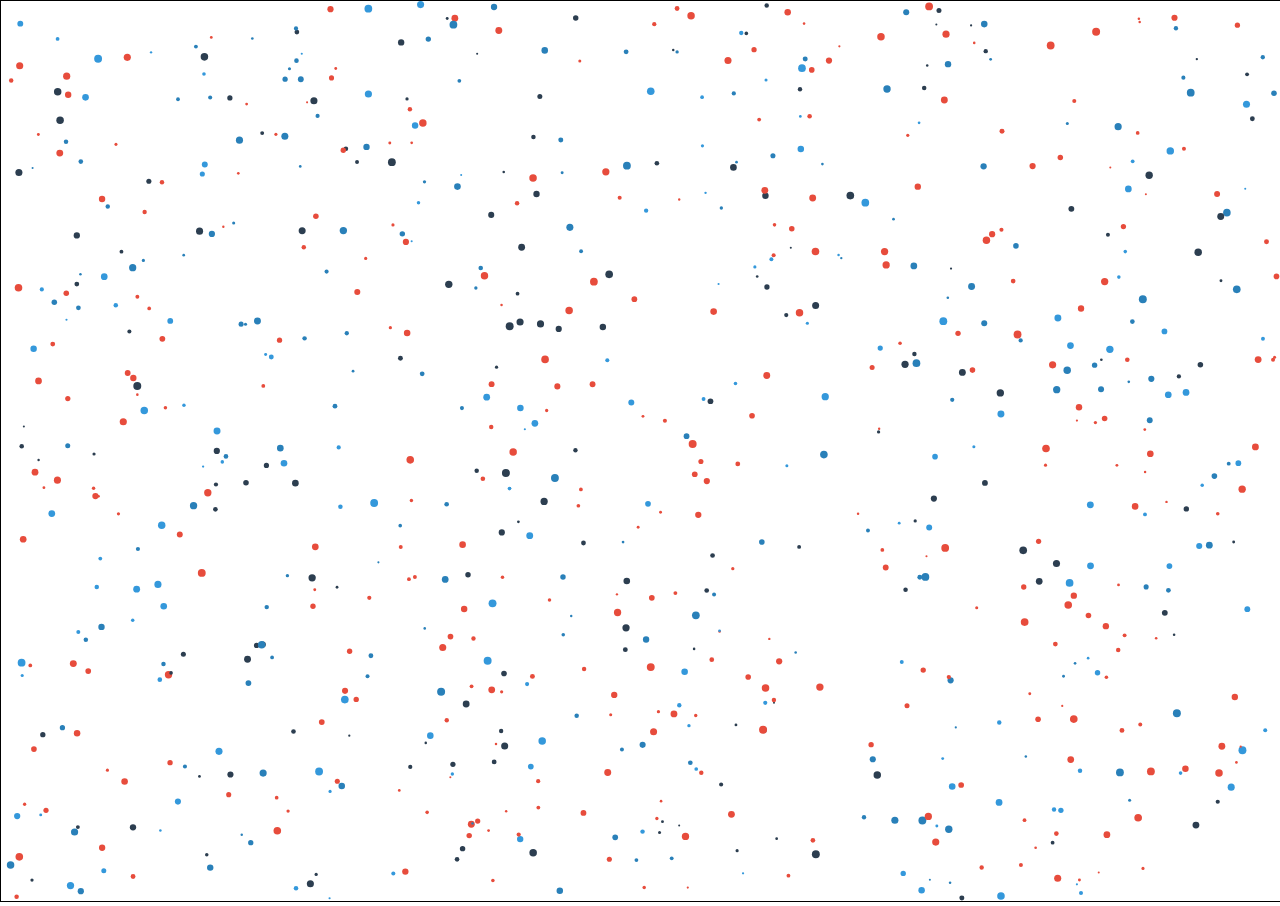
<file: bubble/index.html>
<!DOCTYPE html>
<html>
    <head>

        <meta charset = "utf-8"/>
        <title>Title</title>
        <style src = "text/css">
        body{
            margin:0px;
        }
        canvas{
            border:1px solid black;
        }</style>

    </head>
    <body>
        <canvas></canvas>
	<script src = "canvas.js"></script>

    </body>
</html>
</file>
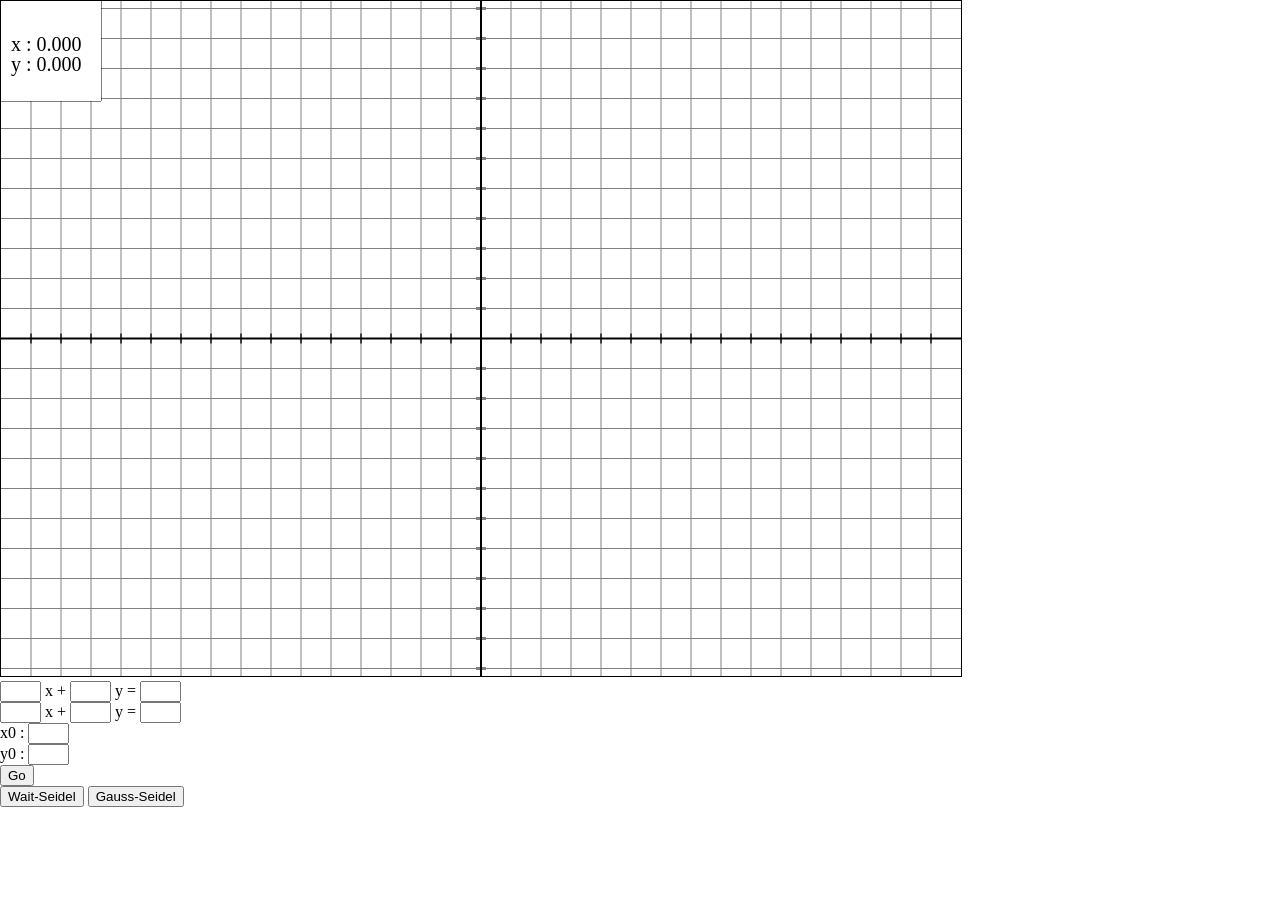
<file: gauss-seidel/index.html>
<!DOCTYPE html>
<html lang="en">
<head>
    <meta charset="UTF-8">
    <title>Gauss-Seidel</title>
    <body>
        <style src = "text/css">
        body{
            margin : 0px;
        }

        canvas{
            border : 1px solid black;
        }

        </style>
    </body>
</head>
<body>
    <canvas></canvas><br>
    <input type = "text" id = "a1" size="3"> x + <input type = "text" id = "b1" size="3"> y = <input type = "text" id = "c1" size="3"><br>
    <input type = "text" id = "a2" size="3"> x + <input type = "text" id = "b2" size="3"> y = <input type = "text" id = "c2" size="3"><br>
    x0 : <input type = "text" id = "x0" size="3"> <br> y0 : <input type = "text" id = "y0" size="3"><br>
    <button type = "button" id = "Go" onclick="plot()">Go</button><br>
    <button type = "button" id = "Wait-Seidel" onclick="wait_seidel()">Wait-Seidel</button> <button type = "button" id = "Gauss-Seidel" onclick="gauss_seidel()">Gauss-Seidel</button>
    <script src = "line.js"></script>
</body>
</html>
</file>
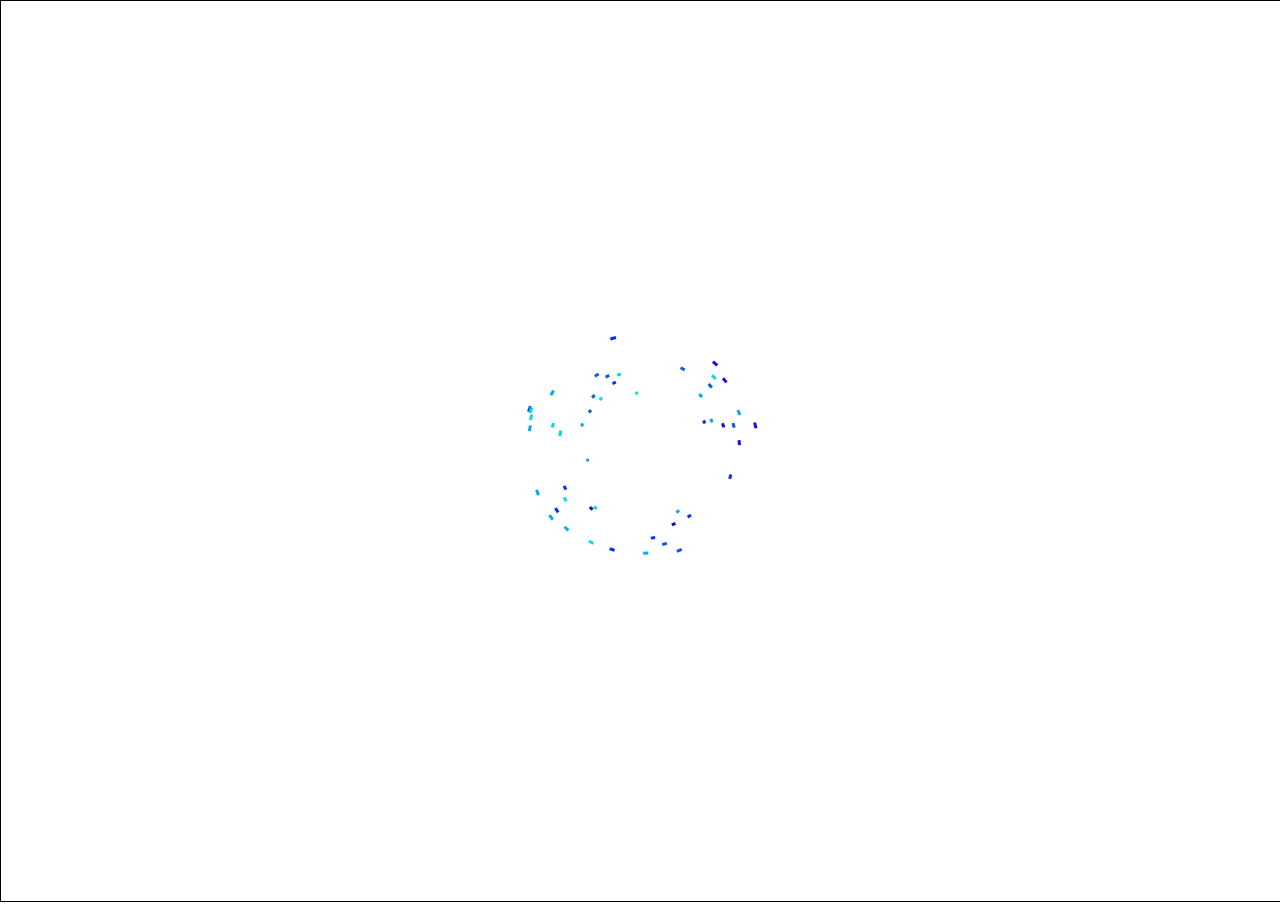
<file: spiral/index.html>
<!DOCTYPE html>
<html>
    <head>
        <meta charset = "utf-8"/>
        <title>Title</title>
        <style src = "text/css">
            body{
                margin : 0px;
            }
            
            canvas{
                border : 1px solid black;
            }
        </style>

    </head>
    <body>
        <canvas></canvas>
        <script src = "loop-canvas.js"></script>
    </body>
</html>
</file>
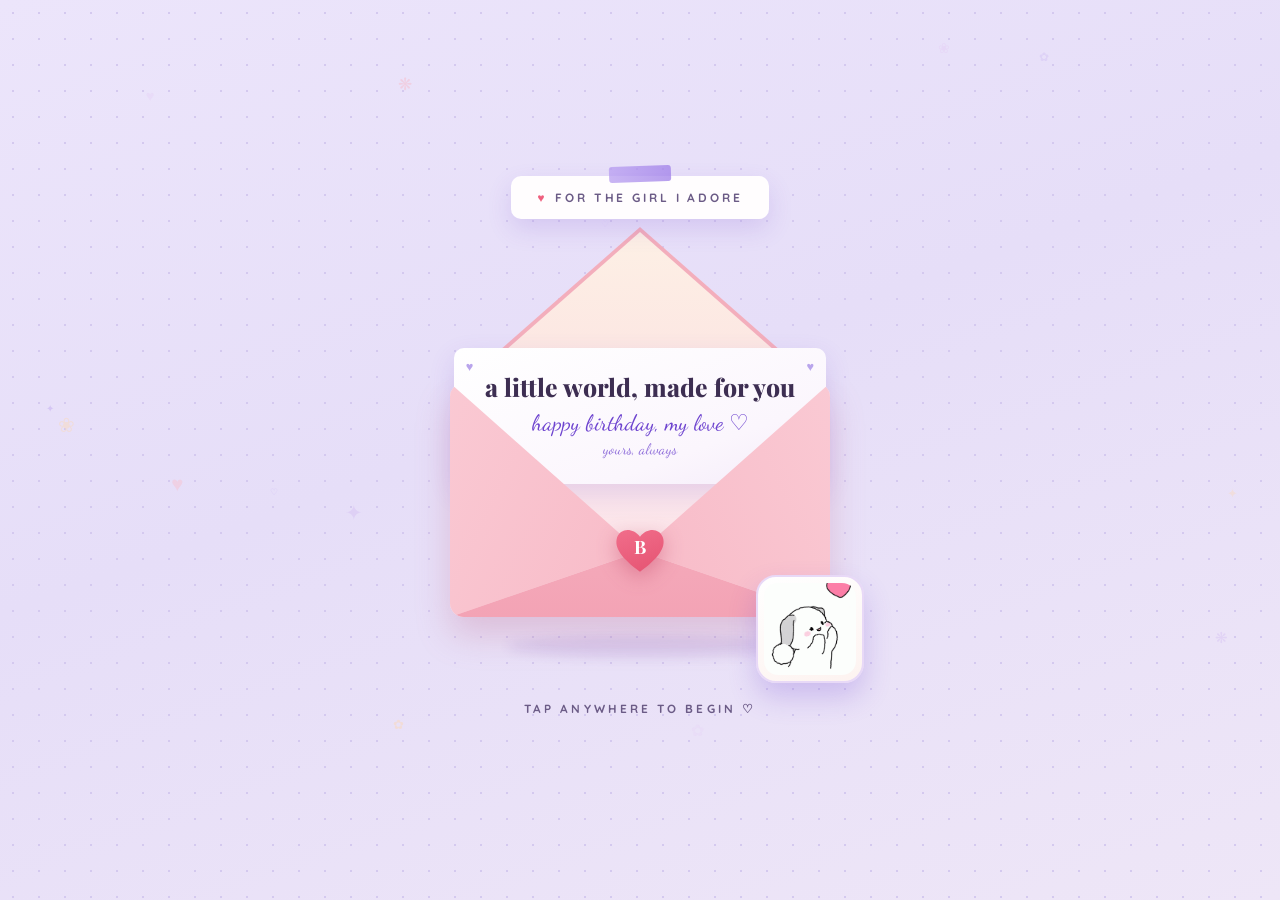
<file: and/a-sweet-letter/index.html>
<!DOCTYPE html>
<html lang="en">
<head>
  <meta charset="UTF-8" />
  <meta name="viewport" content="width=device-width, initial-scale=1.0" />
  <title>for bidisha ♡</title>
  <link rel="icon" href="data:image/svg+xml,<svg xmlns='http://www.w3.org/2000/svg' viewBox='0 0 100 100'><text y='0.9em' font-size='90'>💌</text></svg>" />
  <link rel="preconnect" href="https://fonts.googleapis.com" />
  <link rel="preconnect" href="https://fonts.gstatic.com" crossorigin />
  <link href="https://fonts.googleapis.com/css2?family=Playfair+Display:wght@600;700;800&family=Quicksand:wght@400;500;600;700&family=Dancing+Script:wght@500;600&display=swap" rel="stylesheet" />
  <link rel="stylesheet" href="style.css" />
</head>
<body>

  <div id="ambient" aria-hidden="true"></div>

  <!-- ═══════════════ SCREEN 1 · envelope ═══════════════ -->
  <section class="screen active" id="screen-1">
    <div class="screen-inner s1-inner">

      <div class="hang-tag pop-in">
        <span class="tape"></span>
        <span class="heart-dot">♥</span> FOR THE GIRL I ADORE
      </div>

      <div class="envelope-wrap rise-in">
        <div class="envelope">
          <div class="env-flap"></div>
          <div class="env-letter slide-up">
            <span class="corner-heart left">♥</span>
            <span class="corner-heart right">♥</span>
            <h1 class="serif">a little world, made for you</h1>
            <p class="script">happy birthday, my love ♡</p>
            <p class="script small">yours, always</p>
          </div>
          <div class="env-inside"></div>
          <div class="env-pocket">
            <div class="pocket-left"></div>
            <div class="pocket-right"></div>
            <div class="pocket-bottom"></div>
          </div>
          <div class="heart-seal beat"><span>B</span></div>
        </div>
        <div class="env-shadow"></div>
        <div class="gif-sticker float-soft">
          <img src="assets/page1-gif.gif" alt="a bunny blowing you a heart" />
        </div>
      </div>

      <p class="tap-hint pulse">TAP ANYWHERE TO BEGIN ♡</p>
    </div>
  </section>

  <!-- ═══════════════ SCREEN 2 · greeting + song ═══════════════ -->
  <section class="screen" id="screen-2">
    <div class="screen-inner">
      <div class="big-card rise-in">
        <span class="pin-flower pin-left">✿</span>
        <span class="pin-flower pin-right"><svg viewBox="0 0 100 100" aria-hidden="true">
          <g fill="#fffdf6" stroke="#efdfc9" stroke-width="1.5">
            <ellipse cx="50" cy="25" rx="9" ry="19"/>
            <ellipse cx="50" cy="25" rx="9" ry="19" transform="rotate(45 50 50)"/>
            <ellipse cx="50" cy="25" rx="9" ry="19" transform="rotate(90 50 50)"/>
            <ellipse cx="50" cy="25" rx="9" ry="19" transform="rotate(135 50 50)"/>
            <ellipse cx="50" cy="25" rx="9" ry="19" transform="rotate(180 50 50)"/>
            <ellipse cx="50" cy="25" rx="9" ry="19" transform="rotate(225 50 50)"/>
            <ellipse cx="50" cy="25" rx="9" ry="19" transform="rotate(270 50 50)"/>
            <ellipse cx="50" cy="25" rx="9" ry="19" transform="rotate(315 50 50)"/>
          </g>
          <circle cx="50" cy="50" r="11" fill="#f6c95c"/>
        </svg></span>

        <div class="circle-frame sway pop-in">
          <img src="assets/page2-img1.jpeg" alt="hello kitty holding a lily" />
        </div>

        <div class="badge pop-in d1"><span class="heart-dot">♥</span> IT'S YOUR BIRTHDAY, BABYGIRL</div>
        <h1 class="serif page-title pop-in d2">Happy Birthday, Bidisha</h1>
        <p class="script lead pop-in d3">another year of you ♡</p>
        <p class="body-copy pop-in d4">
          I built this tiny corner of the internet to tell you that
          my ordinary days stopped being ordinary the moment you
          walked into them. Stay a while, birthday girl.
        </p>

        <div class="player pop-in d5">
          <img class="player-thumb" src="assets/page2-gif1.gif" alt="two cats hugging" />
          <div class="player-mid">
            <p class="player-title serif">Our Song</p>
            <p class="player-sub">A BIRTHDAY TRACK, JUST FOR YOU</p>
            <div class="player-bar" id="player-bar"><div class="player-fill" id="player-fill"></div></div>
            <div class="player-times"><span id="time-now">0:00</span><span id="time-total">0:00</span></div>
          </div>
          <button class="play-btn" id="play-btn" aria-label="play our song">
            <svg viewBox="0 0 24 24" class="icon-play"><path d="M8 5.5v13l11-6.5z"/></svg>
            <svg viewBox="0 0 24 24" class="icon-pause"><path d="M7 5h3.5v14H7zM13.5 5H17v14h-3.5z"/></svg>
          </button>
          <audio id="song" src="assets/song.mp3" preload="metadata"></audio>
        </div>

        <div class="sticker-row">
          <div class="sticker pop-in d6"><img src="assets/page2-gif1.gif" alt="cats cuddling" /></div>
          <div class="sticker pop-in d7"><img src="assets/page2-gif2.gif" alt="cats hugging" /></div>
          <div class="sticker pop-in d8"><img src="assets/page2-img2.jpeg" alt="a crate of pink flowers" /></div>
        </div>

        <button class="cta pop-in d8" data-goto="3">SEE OUR LITTLE ALBUM →</button>
      </div>
    </div>
  </section>

  <!-- ═══════════════ SCREEN 3 · album carousel ═══════════════ -->
  <section class="screen" id="screen-3">
    <div class="screen-inner">
      <div class="badge pop-in"><span class="heart-dot">♥</span> A LITTLE ALBUM</div>
      <h1 class="serif page-title pop-in d1">little pictures, big feelings</h1>
      <p class="sub pop-in d2">every one of these made me think of you ♡</p>

      <div class="carousel rise-in d2">
        <button class="arrow arrow-left" id="prev-btn" aria-label="previous photo">←</button>

        <div class="polaroid">
          <span class="washi"></span>
          <span class="deco-flower">✿</span>
          <span class="deco-tulip"><svg viewBox="22 6 56 88" aria-hidden="true">
            <path d="M50 52 C50 70 50 80 50 90" stroke="#8fbf7f" stroke-width="4" fill="none" stroke-linecap="round"/>
            <path d="M50 72 C40 68 32 60 30 52 C42 54 48 62 50 72Z" fill="#a5cc90"/>
            <path d="M50 78 C60 74 68 68 70 60 C58 62 52 70 50 78Z" fill="#93c284"/>
            <path d="M32 30 C32 18 44 12 50 20 C56 12 68 18 68 30 C68 44 58 52 50 54 C42 52 32 44 32 30Z" fill="#b89ae8"/>
            <path d="M42 22 C46 16 54 16 58 22 C56 34 52 44 50 50 C48 44 44 34 42 22Z" fill="#cbb4f0"/>
          </svg></span>
          <div class="polaroid-img" id="slide-img-box">
            <img id="slide-img" src="assets/page3-img1.jpeg" alt="hello kitty holding a pink lily" />
          </div>
          <p class="slide-count" id="slide-count">01 / 03</p>
          <p class="script slide-caption" id="slide-caption">a lily for the prettiest girl I know. happy birthday, my love.</p>
        </div>

        <button class="arrow arrow-right" id="next-btn" aria-label="next photo">→</button>
      </div>

      <div class="thumb-strip pop-in d4" id="thumb-strip">
        <button class="thumb active" data-slide="0"><img src="assets/page3-img1.jpeg" alt="" /></button>
        <button class="thumb" data-slide="1"><img src="assets/page3-gif2.gif" alt="" /></button>
        <button class="thumb" data-slide="2"><img src="assets/page3-img3.jpeg" alt="" /></button>
      </div>

      <button class="cta pop-in d5" data-goto="4">WHY I ADORE YOU →</button>
    </div>
  </section>

  <!-- ═══════════════ SCREEN 4 · bouquet of reasons ═══════════════ -->
  <section class="screen" id="screen-4">
    <div class="screen-inner">
      <div class="badge pop-in"><span class="heart-dot">♥</span> A LITTLE BOUQUET</div>
      <h1 class="serif page-title pop-in d1">a bloom for every reason I adore you</h1>
      <p class="script lead pop-in d2">picked just for you ♡</p>

      <div class="bouquet rise-in d2">
        <div class="bloom-grid">

          <div class="bloom pop-in d3">
            <svg viewBox="0 0 100 100" class="flower spin-slow" aria-hidden="true">
              <g class="camellia">
                <g fill="#f2a0b5">
                  <ellipse cx="50" cy="26" rx="13" ry="19"/>
                  <ellipse cx="50" cy="26" rx="13" ry="19" transform="rotate(45 50 50)"/>
                  <ellipse cx="50" cy="26" rx="13" ry="19" transform="rotate(90 50 50)"/>
                  <ellipse cx="50" cy="26" rx="13" ry="19" transform="rotate(135 50 50)"/>
                  <ellipse cx="50" cy="26" rx="13" ry="19" transform="rotate(180 50 50)"/>
                  <ellipse cx="50" cy="26" rx="13" ry="19" transform="rotate(225 50 50)"/>
                  <ellipse cx="50" cy="26" rx="13" ry="19" transform="rotate(270 50 50)"/>
                  <ellipse cx="50" cy="26" rx="13" ry="19" transform="rotate(315 50 50)"/>
                </g>
                <g fill="#f7bcCB" opacity="0.95">
                  <ellipse cx="50" cy="35" rx="10" ry="14" transform="rotate(22 50 50)"/>
                  <ellipse cx="50" cy="35" rx="10" ry="14" transform="rotate(67 50 50)"/>
                  <ellipse cx="50" cy="35" rx="10" ry="14" transform="rotate(112 50 50)"/>
                  <ellipse cx="50" cy="35" rx="10" ry="14" transform="rotate(157 50 50)"/>
                  <ellipse cx="50" cy="35" rx="10" ry="14" transform="rotate(202 50 50)"/>
                  <ellipse cx="50" cy="35" rx="10" ry="14" transform="rotate(247 50 50)"/>
                  <ellipse cx="50" cy="35" rx="10" ry="14" transform="rotate(292 50 50)"/>
                  <ellipse cx="50" cy="35" rx="10" ry="14" transform="rotate(337 50 50)"/>
                </g>
                <circle cx="50" cy="50" r="9" fill="#e87d9c"/>
              </g>
            </svg>
            <p>you feel like home</p>
          </div>

          <div class="bloom pop-in d4">
            <svg viewBox="0 0 100 100" class="flower spin-slow" aria-hidden="true">
              <g fill="#f9c3d0">
                <path d="M50 50 C38 38 36 22 50 14 C64 22 62 38 50 50Z"/>
                <path d="M50 50 C38 38 36 22 50 14 C64 22 62 38 50 50Z" transform="rotate(72 50 50)"/>
                <path d="M50 50 C38 38 36 22 50 14 C64 22 62 38 50 50Z" transform="rotate(144 50 50)"/>
                <path d="M50 50 C38 38 36 22 50 14 C64 22 62 38 50 50Z" transform="rotate(216 50 50)"/>
                <path d="M50 50 C38 38 36 22 50 14 C64 22 62 38 50 50Z" transform="rotate(288 50 50)"/>
              </g>
              <circle cx="50" cy="50" r="6" fill="#f6de8d"/>
              <g fill="#f2a93b">
                <circle cx="50" cy="38" r="1.8"/><circle cx="61" cy="46" r="1.8"/>
                <circle cx="57" cy="59" r="1.8"/><circle cx="43" cy="59" r="1.8"/>
                <circle cx="39" cy="46" r="1.8"/>
              </g>
            </svg>
            <p>your laugh is my favourite sound</p>
          </div>

          <div class="bloom pop-in d5">
            <svg viewBox="0 0 100 100" class="flower sway-svg" aria-hidden="true">
              <path d="M50 52 C50 70 50 80 50 90" stroke="#8fbf7f" stroke-width="4" fill="none" stroke-linecap="round"/>
              <path d="M50 72 C40 68 32 60 30 52 C42 54 48 62 50 72Z" fill="#a5cc90"/>
              <path d="M50 78 C60 74 68 68 70 60 C58 62 52 70 50 78Z" fill="#93c284"/>
              <path d="M32 30 C32 18 44 12 50 20 C56 12 68 18 68 30 C68 44 58 52 50 54 C42 52 32 44 32 30Z" fill="#b89ae8"/>
              <path d="M42 22 C46 16 54 16 58 22 C56 34 52 44 50 50 C48 44 44 34 42 22Z" fill="#cbb4f0"/>
            </svg>
            <p>you make ordinary days magic</p>
          </div>

          <div class="bloom pop-in d6">
            <svg viewBox="0 0 100 100" class="flower spin-slow" aria-hidden="true">
              <g fill="#c9bcf2">
                <ellipse cx="50" cy="28" rx="11" ry="17"/>
                <ellipse cx="50" cy="28" rx="11" ry="17" transform="rotate(45 50 50)"/>
                <ellipse cx="50" cy="28" rx="11" ry="17" transform="rotate(90 50 50)"/>
                <ellipse cx="50" cy="28" rx="11" ry="17" transform="rotate(135 50 50)"/>
                <ellipse cx="50" cy="28" rx="11" ry="17" transform="rotate(180 50 50)"/>
                <ellipse cx="50" cy="28" rx="11" ry="17" transform="rotate(225 50 50)"/>
                <ellipse cx="50" cy="28" rx="11" ry="17" transform="rotate(270 50 50)"/>
                <ellipse cx="50" cy="28" rx="11" ry="17" transform="rotate(315 50 50)"/>
              </g>
              <circle cx="50" cy="50" r="10" fill="#6d5aa8"/>
              <circle cx="47" cy="47" r="2.4" fill="#9d8ccc"/>
            </svg>
            <p>you're my calm and my spark</p>
          </div>

          <div class="bloom pop-in d7">
            <svg viewBox="0 0 100 100" class="flower spin-slow" aria-hidden="true">
              <g fill="#f5c39a">
                <ellipse cx="50" cy="30" rx="14" ry="18"/>
                <ellipse cx="50" cy="30" rx="14" ry="18" transform="rotate(60 50 50)"/>
                <ellipse cx="50" cy="30" rx="14" ry="18" transform="rotate(120 50 50)"/>
                <ellipse cx="50" cy="30" rx="14" ry="18" transform="rotate(180 50 50)"/>
                <ellipse cx="50" cy="30" rx="14" ry="18" transform="rotate(240 50 50)"/>
                <ellipse cx="50" cy="30" rx="14" ry="18" transform="rotate(300 50 50)"/>
              </g>
              <circle cx="50" cy="50" r="16" fill="#f0b183"/>
              <path d="M50 38 C58 40 62 48 58 55 C54 61 44 61 41 54 C38 48 42 42 48 43 C53 44 55 49 52 52"
                    fill="none" stroke="#dd9663" stroke-width="3" stroke-linecap="round"/>
            </svg>
            <p>you make me want to be better</p>
          </div>

          <div class="bloom pop-in d8">
            <svg viewBox="0 0 100 100" class="flower spin-slow" aria-hidden="true">
              <g fill="#fdf3f6" stroke="#f3d9e2" stroke-width="1">
                <ellipse cx="50" cy="27" rx="7" ry="17"/>
                <ellipse cx="50" cy="27" rx="7" ry="17" transform="rotate(30 50 50)"/>
                <ellipse cx="50" cy="27" rx="7" ry="17" transform="rotate(60 50 50)"/>
                <ellipse cx="50" cy="27" rx="7" ry="17" transform="rotate(90 50 50)"/>
                <ellipse cx="50" cy="27" rx="7" ry="17" transform="rotate(120 50 50)"/>
                <ellipse cx="50" cy="27" rx="7" ry="17" transform="rotate(150 50 50)"/>
                <ellipse cx="50" cy="27" rx="7" ry="17" transform="rotate(180 50 50)"/>
                <ellipse cx="50" cy="27" rx="7" ry="17" transform="rotate(210 50 50)"/>
                <ellipse cx="50" cy="27" rx="7" ry="17" transform="rotate(240 50 50)"/>
                <ellipse cx="50" cy="27" rx="7" ry="17" transform="rotate(270 50 50)"/>
                <ellipse cx="50" cy="27" rx="7" ry="17" transform="rotate(300 50 50)"/>
                <ellipse cx="50" cy="27" rx="7" ry="17" transform="rotate(330 50 50)"/>
              </g>
              <circle cx="50" cy="50" r="10" fill="#f6ce6b"/>
              <circle cx="46" cy="46" r="2" fill="#fbe3a4"/>
            </svg>
            <p>it's you. it's always you.</p>
          </div>

        </div>
        <div class="scallop"></div>
      </div>

      <button class="cta pop-in d5" data-goto="5">READ MY LETTER →</button>
    </div>
  </section>

  <!-- ═══════════════ SCREEN 5 · the letter ═══════════════ -->
  <section class="screen" id="screen-5">
    <div class="screen-inner">
      <div class="letter-card rise-in">
        <span class="pin-flower pin-left">✿</span>
        <span class="pin-flower pin-right"><svg viewBox="0 0 100 100" aria-hidden="true">
          <g fill="#fffdf6" stroke="#efdfc9" stroke-width="1.5">
            <ellipse cx="50" cy="25" rx="9" ry="19"/>
            <ellipse cx="50" cy="25" rx="9" ry="19" transform="rotate(45 50 50)"/>
            <ellipse cx="50" cy="25" rx="9" ry="19" transform="rotate(90 50 50)"/>
            <ellipse cx="50" cy="25" rx="9" ry="19" transform="rotate(135 50 50)"/>
            <ellipse cx="50" cy="25" rx="9" ry="19" transform="rotate(180 50 50)"/>
            <ellipse cx="50" cy="25" rx="9" ry="19" transform="rotate(225 50 50)"/>
            <ellipse cx="50" cy="25" rx="9" ry="19" transform="rotate(270 50 50)"/>
            <ellipse cx="50" cy="25" rx="9" ry="19" transform="rotate(315 50 50)"/>
          </g>
          <circle cx="50" cy="50" r="11" fill="#f6c95c"/>
        </svg></span>

        <div class="circle-frame small sway pop-in">
          <img src="assets/page5-gif.gif" alt="a bunny blowing you a heart" />
        </div>

        <p class="letter-label pop-in d1">♡ A BIRTHDAY LETTER, JUST FOR YOU ♡</p>
        <h1 class="script letter-salute pop-in d2">My darling Bidisha,</h1>

        <div class="divider pop-in d2"><span>❀</span><span class="dash"></span><span>❀</span></div>

        <p class="letter-copy pop-in d3">
          we've been talking for a while now, and honestly, I can't point
          to the moment I fell for you. it just happened somewhere along
          the way, and by the time I noticed, it was already done.
        </p>

        <div class="sticker-row snug">
          <div class="sticker pop-in d4"><img src="assets/page5-img3.jpeg" alt="a basket of flowers" /></div>
          <div class="sticker pop-in d5"><img src="assets/page5-img2.jpeg" alt="to my favourite girl — I love you the mostest" /></div>
          <div class="sticker pop-in d6"><img src="assets/page5-img1.jpeg" alt="I love you so much" /></div>
        </div>

        <p class="letter-copy pop-in d6">
          you're the first thing on my mind when I wake up, and talking
          to you is the part of the day I look forward to most. you make
          everything a little lighter, a little better, and you make me
          happier than I know how to put into words.
        </p>
        <p class="letter-copy pop-in d7">
          I'm really grateful you walked into my life. today is yours,
          so here's to you, to many more birthdays, and to us still
          being here for every one of them. happy birthday, Bidisha.
        </p>

        <div class="divider pink pop-in d7"><span>❤</span><span class="dash"></span></div>

        <p class="script sign-off pop-in d8">yours, always,</p>
        <p class="sign-name pop-in d8">— AKASH</p>

        <span class="deco-tulip corner"><svg viewBox="22 6 56 88" aria-hidden="true">
          <path d="M50 52 C50 70 50 80 50 90" stroke="#8fbf7f" stroke-width="4" fill="none" stroke-linecap="round"/>
          <path d="M50 72 C40 68 32 60 30 52 C42 54 48 62 50 72Z" fill="#a5cc90"/>
          <path d="M50 78 C60 74 68 68 70 60 C58 62 52 70 50 78Z" fill="#93c284"/>
          <path d="M32 30 C32 18 44 12 50 20 C56 12 68 18 68 30 C68 44 58 52 50 54 C42 52 32 44 32 30Z" fill="#b89ae8"/>
          <path d="M42 22 C46 16 54 16 58 22 C56 34 52 44 50 50 C48 44 44 34 42 22Z" fill="#cbb4f0"/>
        </svg></span>
      </div>

      <p class="footer-note pop-in d8">WITH ALL MY LOVE · AKASH</p>
      <button class="cta ghost pop-in d8" data-goto="1">↻ READ IT AGAIN</button>
    </div>
  </section>

  <script src="script.js"></script>
</body>
</html>
</file>
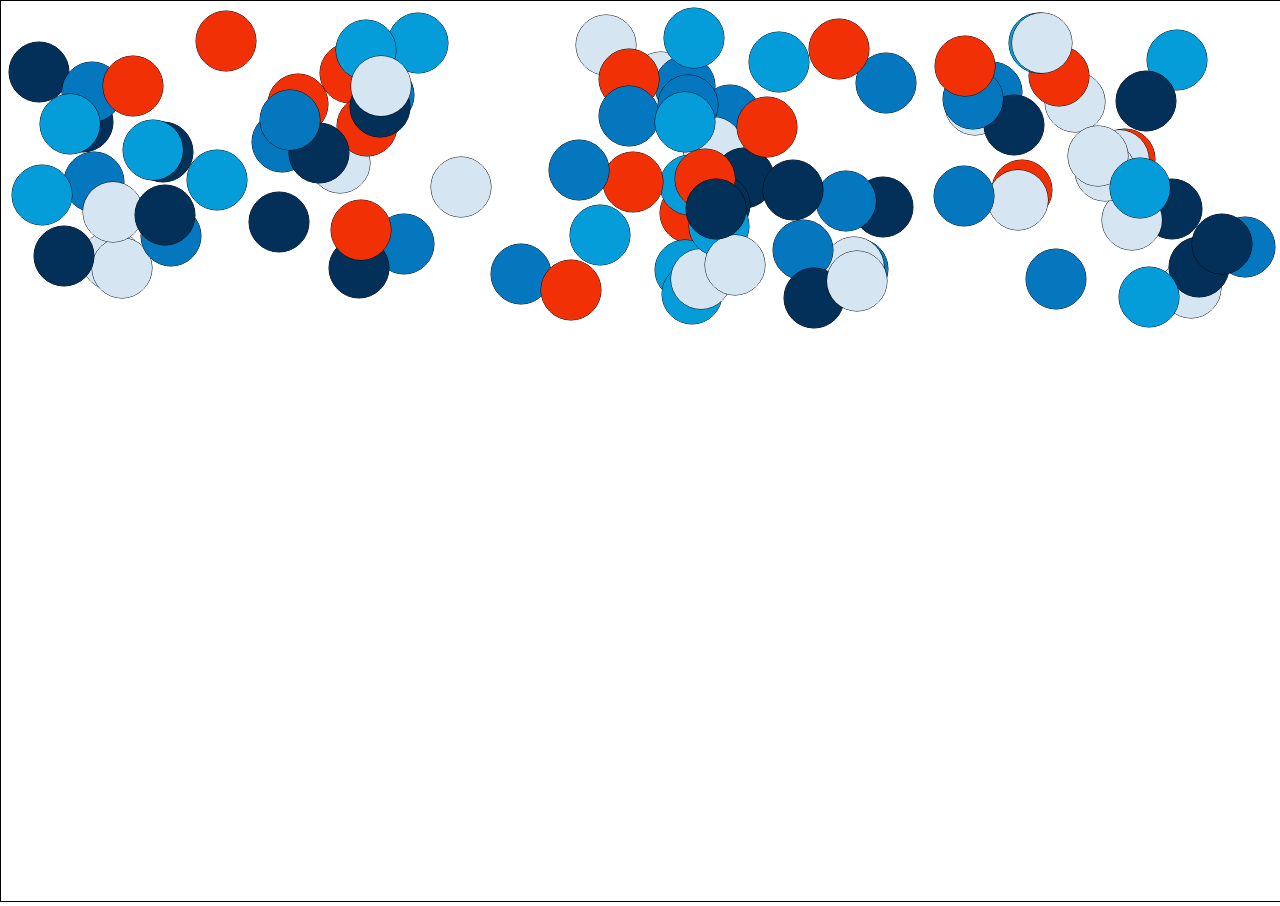
<file: bounce/bounce.html>
<!DOCTYPE html>
<html>
    <head>

        <meta charset = "utf-8"/>
        <title>Title</title>
        <style src = "text/css">
        body{
            margin:0px;
        }
        canvas{
            border:1px solid black;
        }</style>

    </head>
    <body>
        <canvas></canvas>
        <script src = "bounce-canvas.js"></script>
    </body>
</html>
</file>
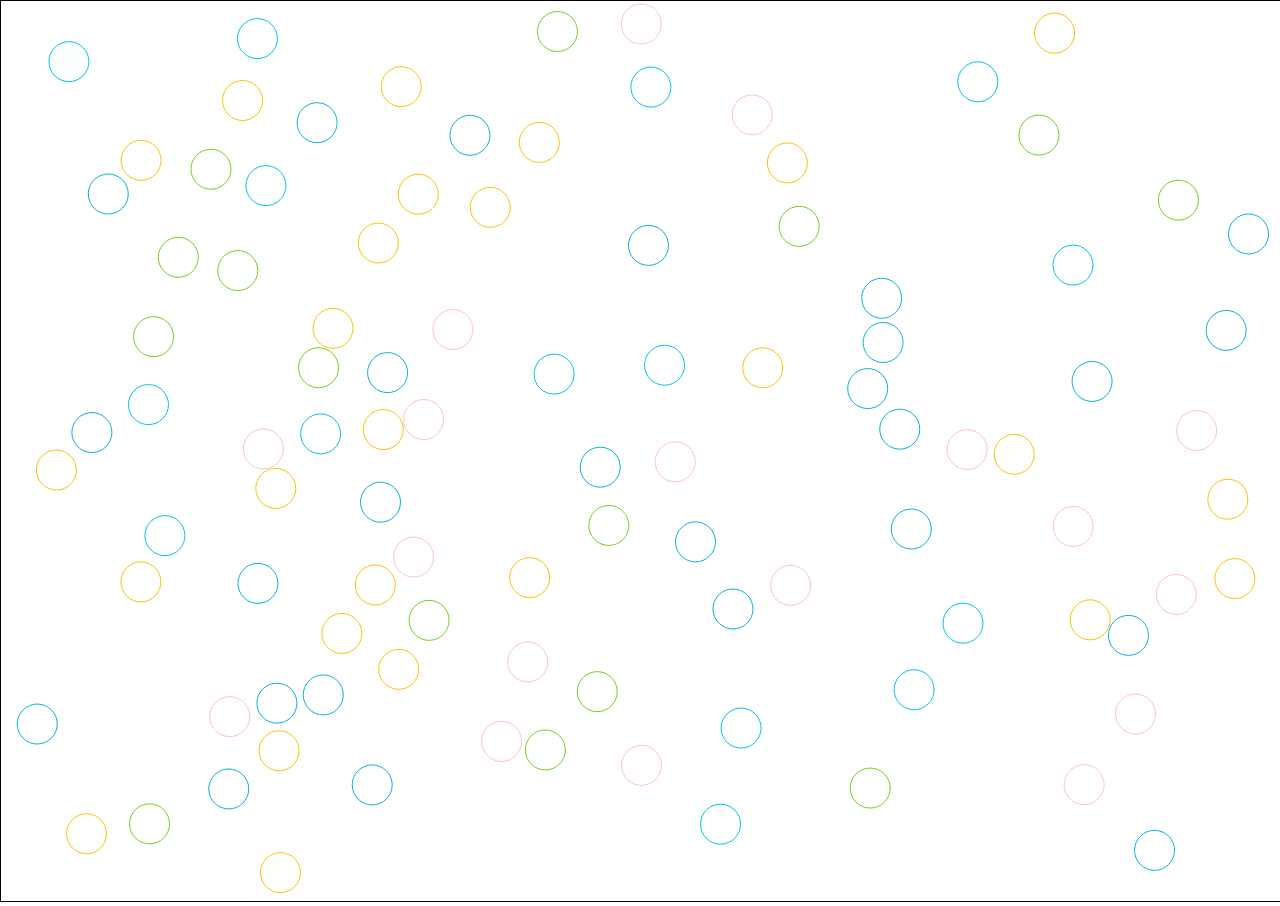
<file: collision/collision.html>
<!DOCTYPE html>
<html>
    <head>
        <meta charset = "utf-8"/>
        <title>Title</title>
        <style src = "text/css">
            body{
                margin : 0px;
            }
            
            canvas{
                border : 1px solid black;
            }
        </style>

    </head>
    <body>
        <canvas></canvas>
        <script src = "collision-canvas.js"></script>
    </body>
</html>
</file>
<file: and/a-sweet-letter/style.css>
/* ══════════════════ design tokens ══════════════════ */
:root {
  --bg: #e9e3f9;
  --bg-dot: #d4c9ef;
  --card: #fffdfe;
  --pink: #f9bccb;
  --pink-deep: #f38ba5;
  --pink-heart: #ef5f7e;
  --purple: #8b5cf6;
  --purple-deep: #6d43cf;
  --purple-soft: #b9a5ec;
  --ink: #3d2e52;
  --ink-soft: #6b5b86;
  --shadow: 0 18px 40px rgba(109, 67, 207, 0.16);
  --serif: "Playfair Display", Georgia, serif;
  --script: "Dancing Script", cursive;
  --sans: "Quicksand", "Segoe UI", sans-serif;
}

* { margin: 0; padding: 0; box-sizing: border-box; }

html, body { height: 100%; }

body {
  font-family: var(--sans);
  color: var(--ink);
  background:
    radial-gradient(var(--bg-dot) 1.1px, transparent 1.1px) 0 0 / 26px 26px,
    linear-gradient(160deg, #ece5fb 0%, #e6def8 45%, #eee6f7 100%);
  overflow: hidden;
}

/* ══════════════════ ambient floaters ══════════════════ */
#ambient { position: fixed; inset: 0; pointer-events: none; z-index: 0; }
#ambient span {
  position: absolute;
  animation: drift 9s ease-in-out infinite alternate;
  user-select: none;
}
@keyframes drift {
  from { transform: translateY(-10px) rotate(-8deg); }
  to   { transform: translateY(12px) rotate(10deg); }
}

/* ══════════════════ screens & transitions ══════════════════ */
.screen {
  position: fixed;
  inset: 0;
  overflow-y: auto;
  overflow-x: hidden;
  opacity: 0;
  visibility: hidden;
  transform: translateY(26px);
  transition: opacity 0.55s ease, transform 0.55s ease, visibility 0s linear 0.55s;
  z-index: 1;
}
.screen.active {
  opacity: 1;
  visibility: visible;
  transform: translateY(0);
  transition: opacity 0.6s ease 0.15s, transform 0.6s ease 0.15s, visibility 0s;
  z-index: 2;
}

.screen-inner {
  min-height: 100%;
  display: flex;
  flex-direction: column;
  align-items: center;
  justify-content: center;
  padding: 48px 18px 56px;
  text-align: center;
}

/* entry animations — replay every time a screen becomes .active */
.pop-in, .rise-in { opacity: 0; }
.screen.active .pop-in { animation: popIn 0.6s cubic-bezier(0.34, 1.56, 0.64, 1) forwards; }
.screen.active .rise-in { animation: riseIn 0.8s cubic-bezier(0.22, 1, 0.36, 1) forwards; }
.screen.active .d1 { animation-delay: 0.12s; }
.screen.active .d2 { animation-delay: 0.22s; }
.screen.active .d3 { animation-delay: 0.32s; }
.screen.active .d4 { animation-delay: 0.42s; }
.screen.active .d5 { animation-delay: 0.52s; }
.screen.active .d6 { animation-delay: 0.62s; }
.screen.active .d7 { animation-delay: 0.72s; }
.screen.active .d8 { animation-delay: 0.82s; }
@keyframes popIn {
  from { opacity: 0; transform: translateY(18px) scale(0.94); }
  to   { opacity: 1; transform: translateY(0) scale(1); }
}
@keyframes riseIn {
  from { opacity: 0; transform: translateY(40px); }
  to   { opacity: 1; transform: translateY(0); }
}

/* ══════════════════ shared pieces ══════════════════ */
.serif { font-family: var(--serif); }
.script { font-family: var(--script); color: var(--purple-deep); }

.page-title {
  font-size: clamp(1.9rem, 5vw, 2.6rem);
  font-weight: 800;
  margin: 12px 0 4px;
}
.sub { color: var(--ink-soft); font-weight: 500; }
.lead { font-size: 1.5rem; }

.heart-dot { color: var(--pink-heart); }

.badge {
  display: inline-flex;
  align-items: center;
  gap: 8px;
  background: var(--card);
  border: 1px solid #eee4f6;
  border-radius: 999px;
  padding: 8px 18px;
  font-size: 0.72rem;
  font-weight: 700;
  letter-spacing: 0.22em;
  color: var(--ink-soft);
  box-shadow: 0 6px 16px rgba(109, 67, 207, 0.10);
}

.cta {
  margin-top: 26px;
  font-family: var(--sans);
  font-size: 0.8rem;
  font-weight: 700;
  letter-spacing: 0.18em;
  color: #fff;
  background: linear-gradient(180deg, #a07ef0 0%, var(--purple) 55%, #7b4fe0 100%);
  border: none;
  border-radius: 999px;
  padding: 15px 32px;
  cursor: pointer;
  box-shadow: 0 5px 0 var(--purple-deep), 0 16px 26px rgba(109, 67, 207, 0.3);
  transition: transform 0.18s ease, box-shadow 0.18s ease;
}
.cta:hover { transform: translateY(-3px); box-shadow: 0 8px 0 var(--purple-deep), 0 20px 30px rgba(109, 67, 207, 0.35); }
.cta:active { transform: translateY(2px); box-shadow: 0 2px 0 var(--purple-deep), 0 8px 14px rgba(109, 67, 207, 0.3); }

.cta.ghost {
  color: var(--ink-soft);
  background: var(--card);
  box-shadow: 0 4px 0 #ddd0f0, 0 14px 24px rgba(109, 67, 207, 0.14);
  border: 1px solid #eee4f6;
}
.cta.ghost:hover { box-shadow: 0 7px 0 #ddd0f0, 0 18px 28px rgba(109, 67, 207, 0.18); }

.sticker-row {
  display: flex;
  justify-content: center;
  gap: 18px;
  margin-top: 26px;
  flex-wrap: wrap;
}
.sticker-row.snug { margin: 22px 0; }
.sticker {
  background: #fff;
  padding: 7px;
  border-radius: 16px;
  box-shadow: 0 10px 22px rgba(109, 67, 207, 0.18);
  transition: transform 0.25s ease, box-shadow 0.25s ease;
}
.sticker:nth-child(odd) { rotate: -3deg; }
.sticker:nth-child(even) { rotate: 2.5deg; }
.sticker:hover { rotate: 0deg; transform: translateY(-6px) scale(1.05); box-shadow: 0 16px 30px rgba(109, 67, 207, 0.26); }
.sticker img {
  display: block;
  width: 92px;
  height: 92px;
  object-fit: cover;
  border-radius: 10px;
}

.circle-frame {
  width: 118px;
  height: 118px;
  border-radius: 50%;
  padding: 6px;
  background: linear-gradient(145deg, #fff, #f3e8fb 60%, #f9d8e4);
  box-shadow: 0 12px 26px rgba(109, 67, 207, 0.22);
  margin: 0 auto;
}
.circle-frame img {
  width: 100%;
  height: 100%;
  border-radius: 50%;
  object-fit: cover;
  background: #fff;
}
.circle-frame.small { width: 104px; height: 104px; }
.sway { animation-name: popIn !important; }
.screen.active .sway { animation: popIn 0.6s cubic-bezier(0.34,1.56,0.64,1) forwards, swing 5s ease-in-out 0.7s infinite; }
@keyframes swing {
  0%, 100% { transform: rotate(-2.5deg); }
  50% { transform: rotate(2.5deg); }
}

.pin-flower {
  position: absolute;
  top: -16px;
  font-size: 2rem;
  filter: drop-shadow(0 4px 6px rgba(109, 67, 207, 0.25));
}
.pin-flower.pin-left { left: -14px; color: #f298b4; }
.pin-flower.pin-right { right: -12px; }
.pin-flower svg { width: 36px; height: 36px; display: block; }

.float-soft { animation: floaty 4s ease-in-out infinite; }
@keyframes floaty {
  0%, 100% { translate: 0 0; }
  50% { translate: 0 -9px; }
}

.pulse { animation: pulse 2s ease-in-out infinite; }
@keyframes pulse {
  0%, 100% { opacity: 0.55; }
  50% { opacity: 1; }
}

/* ══════════════════ screen 1 · envelope ══════════════════ */
#screen-1 { cursor: pointer; }

.hang-tag {
  position: relative;
  background: var(--card);
  border-radius: 10px;
  padding: 14px 26px;
  font-size: 0.75rem;
  font-weight: 700;
  letter-spacing: 0.24em;
  color: var(--ink-soft);
  box-shadow: 0 10px 24px rgba(109, 67, 207, 0.16);
  display: inline-flex;
  gap: 8px;
  margin-bottom: 8px;
  z-index: 2;
}
.hang-tag .tape {
  position: absolute;
  top: -10px;
  left: 50%;
  translate: -50% 0;
  width: 62px;
  height: 16px;
  background: linear-gradient(90deg, #b79df0, #9f7fe8);
  opacity: 0.75;
  border-radius: 3px;
  rotate: -2deg;
}

.envelope-wrap { position: relative; }

.envelope {
  position: relative;
  width: min(380px, 82vw);
  aspect-ratio: 380 / 390;
}

/* open flap: pink-outlined triangle, cream inside */
.env-flap {
  position: absolute;
  left: 1%;
  right: 1%;
  top: 0;
  height: 42%;
  background: #f3aebc;
  clip-path: polygon(50% 0, 100% 100%, 0 100%);
}
.env-flap::before {
  content: "";
  position: absolute;
  inset: 5px 6px 0;
  background: linear-gradient(180deg, #fdf0e5 0%, #fce4e2 100%);
  clip-path: polygon(50% 0, 100% 100%, 0 100%);
}

.env-letter {
  position: absolute;
  left: 1%;
  right: 1%;
  bottom: 34%;
  z-index: 2;
  background: linear-gradient(160deg, #ffffff 0%, #fbf6fd 70%, #f4ebf9 100%);
  border-radius: 10px;
  box-shadow: 0 10px 26px rgba(109, 67, 207, 0.16);
  padding: 22px 18px 26px;
}
.env-letter h1 { font-size: clamp(1.2rem, 4.2vw, 1.55rem); font-weight: 800; }
.env-letter .script { font-size: clamp(1.15rem, 3.8vw, 1.4rem); margin-top: 6px; }
.env-letter .script.small { font-size: 0.95rem; opacity: 0.75; margin-top: 4px; }
.corner-heart { position: absolute; top: 10px; font-size: 0.8rem; color: var(--purple-soft); }
.corner-heart.left { left: 12px; }
.corner-heart.right { right: 12px; }

/* envelope interior — the letter slides in behind this */
.env-inside {
  position: absolute;
  left: 0;
  right: 0;
  bottom: 0;
  height: 60%;
  z-index: 1;
  background: linear-gradient(180deg, #fceef1 0%, #fbdfe5 100%);
  border-radius: 14px;
  box-shadow: 0 18px 34px rgba(190, 105, 140, 0.28);
}

/* folded side + bottom panels meeting at the seal — the "diamond" front */
.env-pocket {
  position: absolute;
  left: 0;
  right: 0;
  bottom: 0;
  height: 60%;
  z-index: 3;
  border-radius: 14px;
  overflow: hidden;
  pointer-events: none;
}
.pocket-left, .pocket-right, .pocket-bottom {
  position: absolute;
  inset: 0;
}
.pocket-left {
  background: linear-gradient(115deg, #fac9d3 0%, #f6b1c0 100%);
  clip-path: polygon(0 0, 50% 72%, 0 100%);
}
.pocket-right {
  background: linear-gradient(245deg, #fac9d3 0%, #f6b1c0 100%);
  clip-path: polygon(100% 0, 50% 72%, 100% 100%);
}
.pocket-bottom {
  background: linear-gradient(180deg, #f8b9c6 0%, #f3a3b5 100%);
  clip-path: polygon(0 100%, 50% 72%, 100% 100%);
}

.heart-seal {
  position: absolute;
  left: 50%;
  top: 83%;
  translate: -50% -50%;
  z-index: 4;
  width: 56px;
  height: 50px;
  filter: drop-shadow(0 6px 10px rgba(190, 60, 95, 0.4));
}
.heart-seal::before {
  content: "";
  position: absolute;
  inset: 0;
  background: linear-gradient(160deg, #f2708d, #e4506f);
  clip-path: path("M28 46 C10 33 2 22 5 12 C8 3 20 1 28 11 C36 1 48 3 51 12 C54 22 46 33 28 46Z");
}
.heart-seal span {
  position: absolute;
  inset: 0;
  display: grid;
  place-items: center;
  padding-bottom: 8px;
  color: #fff;
  font-family: var(--serif);
  font-weight: 700;
  font-size: 1.15rem;
}
.beat { animation: beat 1.8s ease-in-out infinite; }
@keyframes beat {
  0%, 100% { scale: 1; }
  12% { scale: 1.09; }
  24% { scale: 1; }
  36% { scale: 1.07; }
  48% { scale: 1; }
}

.env-shadow {
  width: 70%;
  height: 22px;
  margin: 18px auto 0;
  border-radius: 50%;
  background: rgba(140, 100, 190, 0.18);
  filter: blur(6px);
}

.gif-sticker {
  position: absolute;
  right: -34px;
  bottom: -26px;
  z-index: 5;
  background: linear-gradient(160deg, #fff, #fdf3f0);
  border: 2px solid #e8d9f7;
  border-radius: 20px;
  padding: 6px;
  box-shadow: 0 14px 28px rgba(109, 67, 207, 0.24);
}
.gif-sticker img {
  display: block;
  width: 92px;
  height: 92px;
  border-radius: 14px;
  object-fit: cover;
}

.tap-hint {
  margin-top: 44px;
  font-size: 0.74rem;
  font-weight: 700;
  letter-spacing: 0.26em;
  color: var(--ink-soft);
}

/* slide-up of the letter out of the envelope on entry */
.screen.active .env-letter.slide-up {
  animation: letterUp 1.1s cubic-bezier(0.22, 1, 0.36, 1) 0.45s both;
}
@keyframes letterUp {
  from { transform: translateY(34%); opacity: 0.4; }
  to   { transform: translateY(0); opacity: 1; }
}

/* ══════════════════ screen 2 · greeting + song ══════════════════ */
.big-card {
  position: relative;
  width: min(660px, 94vw);
  background: linear-gradient(180deg, #fffdfe 0%, #fdf8fd 100%);
  border-radius: 26px;
  box-shadow: var(--shadow);
  padding: 44px clamp(18px, 6vw, 56px) 46px;
}

.body-copy {
  max-width: 460px;
  margin: 16px auto 0;
  color: var(--ink-soft);
  font-weight: 500;
  line-height: 1.65;
}

.player {
  display: grid;
  grid-template-columns: auto 1fr auto;
  align-items: center;
  gap: 14px;
  text-align: left;
  background: #fff;
  border: 1px solid #f1e8f9;
  border-radius: 18px;
  padding: 14px 16px;
  margin-top: 26px;
  box-shadow: 0 12px 26px rgba(109, 67, 207, 0.12);
}
.player-thumb {
  width: 64px;
  height: 64px;
  border-radius: 12px;
  object-fit: cover;
}
.player-mid { min-width: 0; }
.player-title { font-size: 1.05rem; font-weight: 700; }
.player-sub {
  font-size: 0.62rem;
  font-weight: 700;
  letter-spacing: 0.18em;
  color: var(--purple);
  margin-top: 2px;
}
.player-bar {
  margin-top: 10px;
  height: 6px;
  border-radius: 999px;
  background: #eee3f8;
  cursor: pointer;
  position: relative;
}
.player-fill {
  position: absolute;
  inset: 0 auto 0 0;
  width: 0%;
  border-radius: 999px;
  background: linear-gradient(90deg, var(--purple-soft), var(--purple));
  transition: width 0.15s linear;
}
.player-times {
  display: flex;
  justify-content: space-between;
  font-size: 0.68rem;
  font-weight: 700;
  letter-spacing: 0.08em;
  color: var(--ink-soft);
  margin-top: 6px;
}
.play-btn {
  width: 46px;
  height: 46px;
  border: none;
  border-radius: 50%;
  background: linear-gradient(180deg, #a07ef0, var(--purple));
  box-shadow: 0 8px 18px rgba(109, 67, 207, 0.4);
  cursor: pointer;
  display: grid;
  place-items: center;
  transition: transform 0.15s ease;
}
.play-btn:hover { transform: scale(1.08); }
.play-btn svg { width: 20px; height: 20px; fill: #fff; }
.play-btn .icon-pause { display: none; }
.play-btn.playing .icon-play { display: none; }
.play-btn.playing .icon-pause { display: block; }

/* ══════════════════ screen 3 · carousel ══════════════════ */
.carousel {
  position: relative;
  display: flex;
  align-items: center;
  gap: clamp(8px, 3vw, 26px);
  margin-top: 34px;
}

.arrow {
  width: 44px;
  height: 44px;
  flex: none;
  border: none;
  border-radius: 50%;
  background: #fff;
  color: var(--purple);
  font-size: 1.1rem;
  cursor: pointer;
  box-shadow: 0 8px 20px rgba(109, 67, 207, 0.2);
  transition: transform 0.15s ease, background 0.15s ease;
}
.arrow:hover { transform: scale(1.12); background: #f6f0fd; }

.polaroid {
  position: relative;
  width: min(310px, 72vw);
  background: #fff;
  border-radius: 14px;
  padding: 16px 16px 26px;
  box-shadow: 0 22px 44px rgba(109, 67, 207, 0.22);
  rotate: 0.6deg;
}
.polaroid::before {
  content: "";
  position: absolute;
  inset: 12px -12px -14px 12px;
  background: #fdfaff;
  border-radius: 14px;
  z-index: -1;
  rotate: 2.4deg;
  box-shadow: 0 14px 30px rgba(109, 67, 207, 0.12);
}
.washi {
  position: absolute;
  top: -12px;
  left: 50%;
  translate: -50% 0;
  width: 86px;
  height: 20px;
  rotate: -2deg;
  border-radius: 3px;
  opacity: 0.8;
  background: repeating-linear-gradient(115deg, #c0a7f2 0 7px, #ead9fb 7px 14px);
}
.deco-flower {
  position: absolute;
  top: -14px;
  left: -14px;
  font-size: 1.7rem;
  color: #f298b4;
  filter: drop-shadow(0 3px 5px rgba(190, 60, 95, 0.3));
}
.deco-tulip {
  position: absolute;
  right: -14px;
  bottom: -14px;
  width: 36px;
  height: 46px;
  filter: drop-shadow(0 3px 5px rgba(109, 67, 207, 0.3));
}
.deco-tulip svg { width: 100%; height: 100%; }
.deco-tulip.corner { right: 14px; bottom: 14px; }

.polaroid-img {
  height: min(300px, 62vw);
  border-radius: 8px;
  background: #fff;
  display: grid;
  place-items: center;
  overflow: hidden;
}
.polaroid-img img {
  max-width: 100%;
  max-height: 100%;
  object-fit: contain;
}
.polaroid-img.switching img { animation: slideSwap 0.45s ease; }
@keyframes slideSwap {
  from { opacity: 0; transform: translateX(26px) scale(0.97); }
  to   { opacity: 1; transform: translateX(0) scale(1); }
}

.slide-count {
  margin-top: 12px;
  font-size: 0.68rem;
  font-weight: 700;
  letter-spacing: 0.3em;
  color: var(--ink-soft);
}
.slide-caption {
  font-size: 1.35rem;
  line-height: 1.35;
  margin-top: 6px;
  min-height: 2.6em;
}

.thumb-strip {
  display: flex;
  gap: 10px;
  background: #fff;
  border-radius: 16px;
  padding: 10px;
  margin-top: 30px;
  box-shadow: 0 12px 26px rgba(109, 67, 207, 0.16);
}
.thumb {
  width: 50px;
  height: 50px;
  padding: 3px;
  border: 2px solid transparent;
  border-radius: 12px;
  background: #fff;
  cursor: pointer;
  transition: border-color 0.2s ease, transform 0.2s ease;
}
.thumb img {
  width: 100%;
  height: 100%;
  object-fit: cover;
  border-radius: 8px;
  display: block;
}
.thumb:hover { transform: translateY(-3px); }
.thumb.active { border-color: var(--purple); box-shadow: 0 6px 14px rgba(109, 67, 207, 0.25); }

/* ══════════════════ screen 4 · bouquet ══════════════════ */
.bouquet {
  position: relative;
  width: min(680px, 94vw);
  background: linear-gradient(180deg, #fbf7fe 0%, #f6effc 100%);
  border-radius: 26px;
  box-shadow: var(--shadow);
  padding: 30px clamp(14px, 4vw, 30px) 48px;
  margin-top: 30px;
  overflow: hidden;
}

.bloom-grid {
  display: grid;
  grid-template-columns: repeat(3, 1fr);
  gap: 16px;
}
@media (max-width: 560px) { .bloom-grid { grid-template-columns: repeat(2, 1fr); } }

.bloom {
  background: #fffdfe;
  border-radius: 18px;
  padding: 22px 14px 18px;
  box-shadow: 0 10px 24px rgba(109, 67, 207, 0.10);
  transition: transform 0.25s ease, box-shadow 0.25s ease;
}
.bloom:hover { transform: translateY(-6px); box-shadow: 0 18px 32px rgba(109, 67, 207, 0.18); }
.bloom p { font-weight: 600; font-size: 0.9rem; margin-top: 12px; line-height: 1.4; }

.flower { width: 74px; height: 74px; }
.bloom:hover .spin-slow { animation: spinSoft 5s linear infinite; }
@keyframes spinSoft { to { transform: rotate(360deg); } }
.bloom:hover .sway-svg { animation: swayFlower 1.6s ease-in-out infinite; transform-origin: 50% 90%; }
@keyframes swayFlower {
  0%, 100% { transform: rotate(-5deg); }
  50% { transform: rotate(5deg); }
}

.scallop {
  position: absolute;
  left: 0;
  right: 0;
  bottom: 0;
  height: 30px;
  background:
    radial-gradient(circle at 12px -6px, var(--purple-soft) 17px, transparent 18px) 0 0 / 48px 30px repeat-x,
    radial-gradient(circle at 36px 4px, #cdbaf3 17px, transparent 18px) 0 6px / 48px 30px repeat-x,
    linear-gradient(180deg, transparent 40%, #b9a0ee 100%);
}

/* ══════════════════ screen 5 · letter ══════════════════ */
.letter-card {
  position: relative;
  width: min(580px, 94vw);
  background:
    repeating-linear-gradient(180deg, transparent 0 34px, rgba(139, 92, 246, 0.09) 34px 35px),
    linear-gradient(180deg, #fffdff 0%, #fdf6fb 60%, #fcedf4 100%);
  border-radius: 24px;
  box-shadow: var(--shadow);
  padding: 40px clamp(18px, 6vw, 44px) 44px;
  text-align: left;
}
.letter-card .circle-frame { margin-bottom: 14px; }

.letter-label {
  text-align: center;
  font-size: 0.68rem;
  font-weight: 700;
  letter-spacing: 0.26em;
  color: var(--purple);
}
.letter-salute {
  text-align: center;
  font-size: clamp(2rem, 6vw, 2.5rem);
  font-weight: 600;
  margin-top: 8px;
}

.divider {
  display: flex;
  align-items: center;
  gap: 10px;
  color: var(--purple-soft);
  margin: 18px 0;
  font-size: 0.9rem;
}
.divider .dash {
  flex: 1;
  border-top: 2px dashed #cdb9f1;
}
.divider.pink { color: var(--pink-heart); margin-top: 30px; }

.letter-copy {
  color: var(--ink-soft);
  font-weight: 500;
  line-height: 1.8;
  font-size: 1.02rem;
  margin: 14px 0;
}

.sign-off { font-size: 1.9rem; margin-top: 10px; }
.sign-name {
  font-size: 0.78rem;
  font-weight: 700;
  letter-spacing: 0.22em;
  color: var(--purple);
  margin-top: 6px;
}

.footer-note {
  margin-top: 26px;
  font-size: 0.68rem;
  font-weight: 700;
  letter-spacing: 0.24em;
  color: var(--ink-soft);
  opacity: 0.8;
}
.cta.ghost { margin-top: 16px; }

/* ══════════════════ small screens ══════════════════ */
@media (max-width: 480px) {
  .gif-sticker { right: -10px; bottom: -34px; }
  .gif-sticker img { width: 72px; height: 72px; }
  .sticker img { width: 76px; height: 76px; }
  .arrow { position: absolute; z-index: 3; top: 42%; }
  .arrow-left { left: -8px; }
  .arrow-right { right: -8px; }
  .carousel { justify-content: center; }
}

@media (prefers-reduced-motion: reduce) {
  *, *::before, *::after { animation-duration: 0.01ms !important; transition-duration: 0.01ms !important; }
}
</file>
